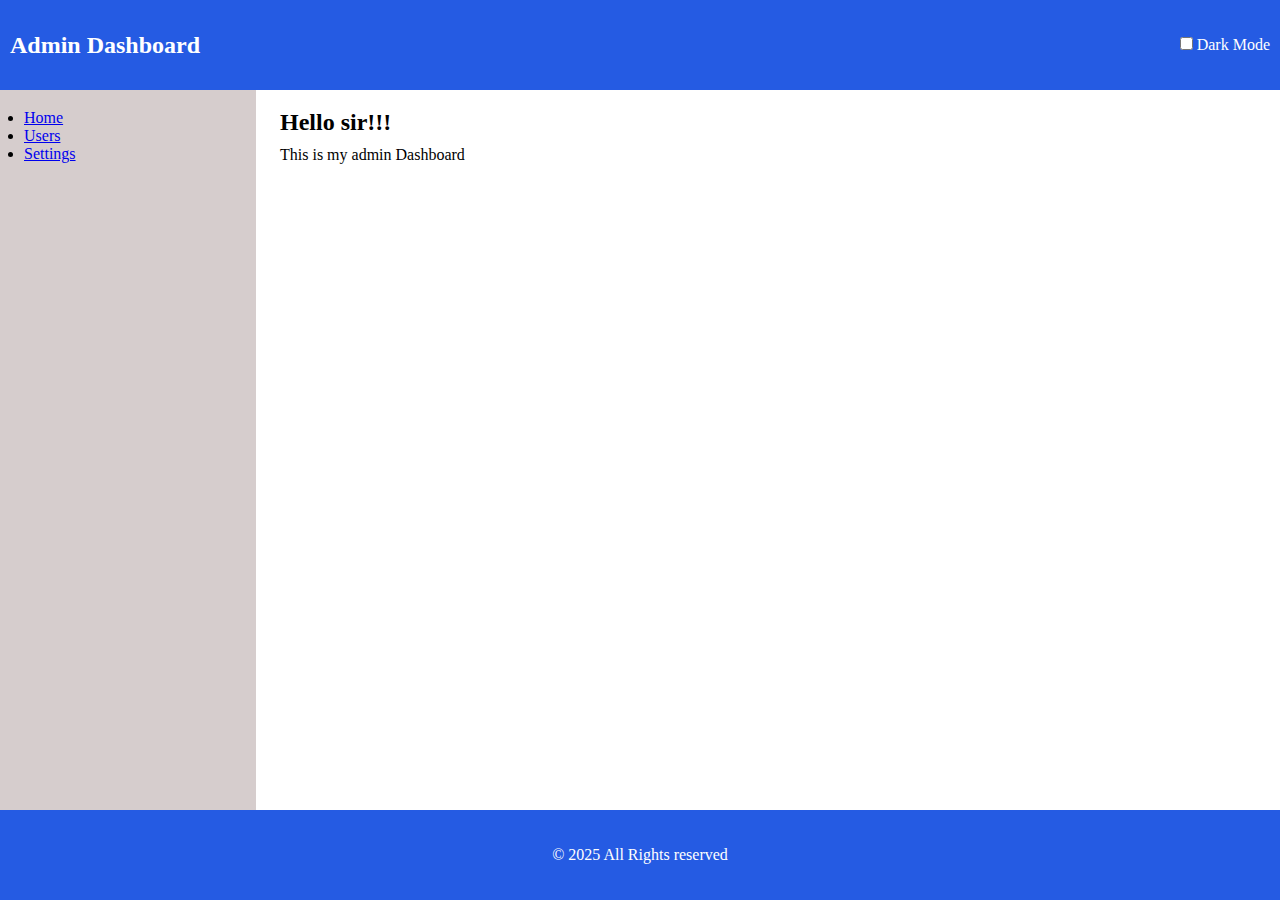
<file: Experiment2/index.html>
<!DOCTYPE html>
<html lang="en">
  <head>
    <meta charset="UTF-8" />
    <meta name="viewport" content="width=device-width, initial-scale=1.0" />
    <title>Admin Dashboard</title>
    <link rel="stylesheet" href="style.css" />
  </head>
  <body>
    <div class="container">
      <nav id="navbar">
        <h2>Admin Dashboard</h2>
        <div>
          <input type="checkbox" />
          <span>Dark Mode</span>
        </div>
      </nav>
      <aside id="sidebar">
        <ul>
          <li><a href="#">Home</a></li>
          <li><a href="#">Users</a></li>
          <li><a href="#">Settings</a></li>
        </ul>
      </aside>
      <main id="main">
        <h2>Hello sir!!!</h2>
        <p>This is my admin Dashboard</p>
      </main>
      <footer id="footer">&copy; 2025 All Rights reserved</footer>
    </div>
    <script src="index.js"></script>
  </body>
</html>
</file>
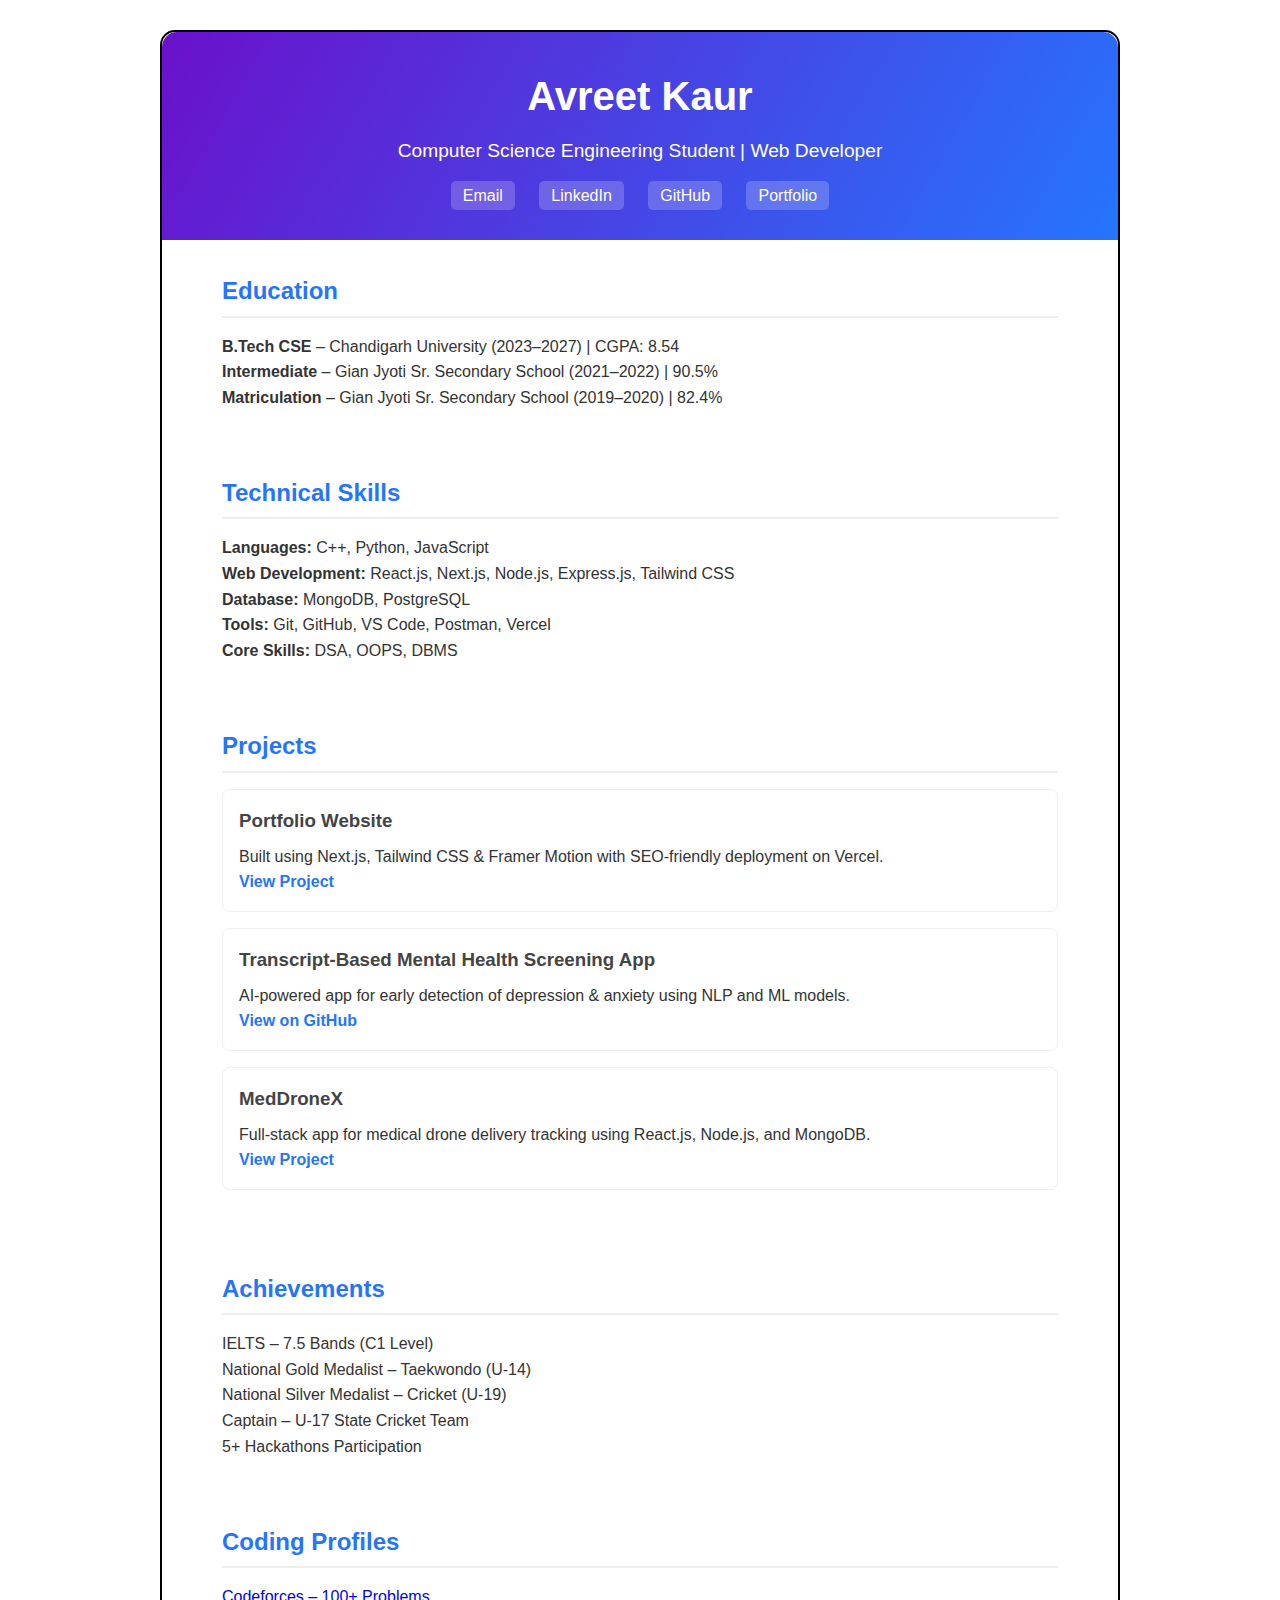
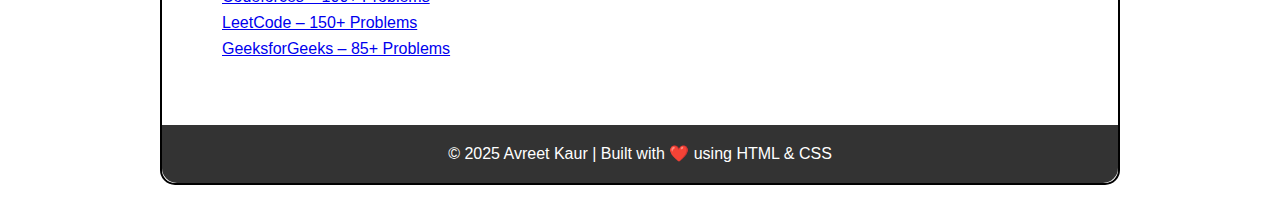
<file: Experiment1/main.html>
<!DOCTYPE html>
<html lang="en">
<head>
    <meta charset="UTF-8">
    <meta name="viewport" content="width=device-width, initial-scale=1.0">
    <title>Avreet Kaur | Portfolio</title>
    <link rel="stylesheet" href="style.css">
</head>
<body>
    <header class="hero">
        <h1>Avreet Kaur</h1>
        <p>Computer Science Engineering Student | Web Developer</p>
        <div class="links">
            <a href="mailto:avreetkaur084@gmail.com">Email</a>
            <a href="https://www.linkedin.com/in/avreet-kaur/" target="_blank">LinkedIn</a>
            <a href="https://github.com/avreetkaur84" target="_blank">GitHub</a>
            <a href="https://portfolio-lovat-omega-90.vercel.app/" target="_blank">Portfolio</a>
        </div>
    </header>

    <section class="education">
        <h2>Education</h2>
        <ul>
            <li><strong>B.Tech CSE</strong> – Chandigarh University (2023–2027) | CGPA: 8.54</li>
            <li><strong>Intermediate</strong> – Gian Jyoti Sr. Secondary School (2021–2022) | 90.5%</li>
            <li><strong>Matriculation</strong> – Gian Jyoti Sr. Secondary School (2019–2020) | 82.4%</li>
        </ul>
    </section>

    <section class="skills">
        <h2>Technical Skills</h2>
        <ul>
            <li><strong>Languages:</strong> C++, Python, JavaScript</li>
            <li><strong>Web Development:</strong> React.js, Next.js, Node.js, Express.js, Tailwind CSS</li>
            <li><strong>Database:</strong> MongoDB, PostgreSQL</li>
            <li><strong>Tools:</strong> Git, GitHub, VS Code, Postman, Vercel</li>
            <li><strong>Core Skills:</strong> DSA, OOPS, DBMS</li>
        </ul>
    </section>

    <section class="projects">
        <h2>Projects</h2>
        <div class="project">
            <h3>Portfolio Website</h3>
            <p>Built using Next.js, Tailwind CSS & Framer Motion with SEO-friendly deployment on Vercel.</p>
            <a href="https://portfolio-lovat-omega-90.vercel.app/" target="_blank">View Project</a>
        </div>
        <div class="project">
            <h3>Transcript-Based Mental Health Screening App</h3>
            <p>AI-powered app for early detection of depression & anxiety using NLP and ML models.</p>
            <a href="https://github.com/avreetkaur84/Depression-Anxiety-Model-1" target="_blank">View on GitHub</a>
        </div>
        <div class="project">
            <h3>MedDroneX</h3>
            <p>Full-stack app for medical drone delivery tracking using React.js, Node.js, and MongoDB.</p>
            <a href="https://med-dronex.vercel.app/" target="_blank">View Project</a>
        </div>
    </section>

    <section class="achievements">
        <h2>Achievements</h2>
        <ul>
            <li>IELTS – 7.5 Bands (C1 Level)</li>
            <li>National Gold Medalist – Taekwondo (U-14)</li>
            <li>National Silver Medalist – Cricket (U-19)</li>
            <li>Captain – U-17 State Cricket Team</li>
            <li>5+ Hackathons Participation</li>
        </ul>
    </section>

    <section class="coding">
        <h2>Coding Profiles</h2>
        <ul>
            <li><a href="https://codeforces.com/profile/avreet_kaur" target="_blank">Codeforces – 100+ Problems</a></li>
            <li><a href="https://leetcode.com/u/Avreet_Kaur/" target="_blank">LeetCode – 150+ Problems</a></li>
            <li><a href="https://www.geeksforgeeks.org/user/avreetkiw35/" target="_blank">GeeksforGeeks – 85+ Problems</a></li>
        </ul>
    </section>

    <footer>
        <p>© 2025 Avreet Kaur | Built with ❤️ using HTML & CSS</p>
    </footer>
</body>
</html>
</file>
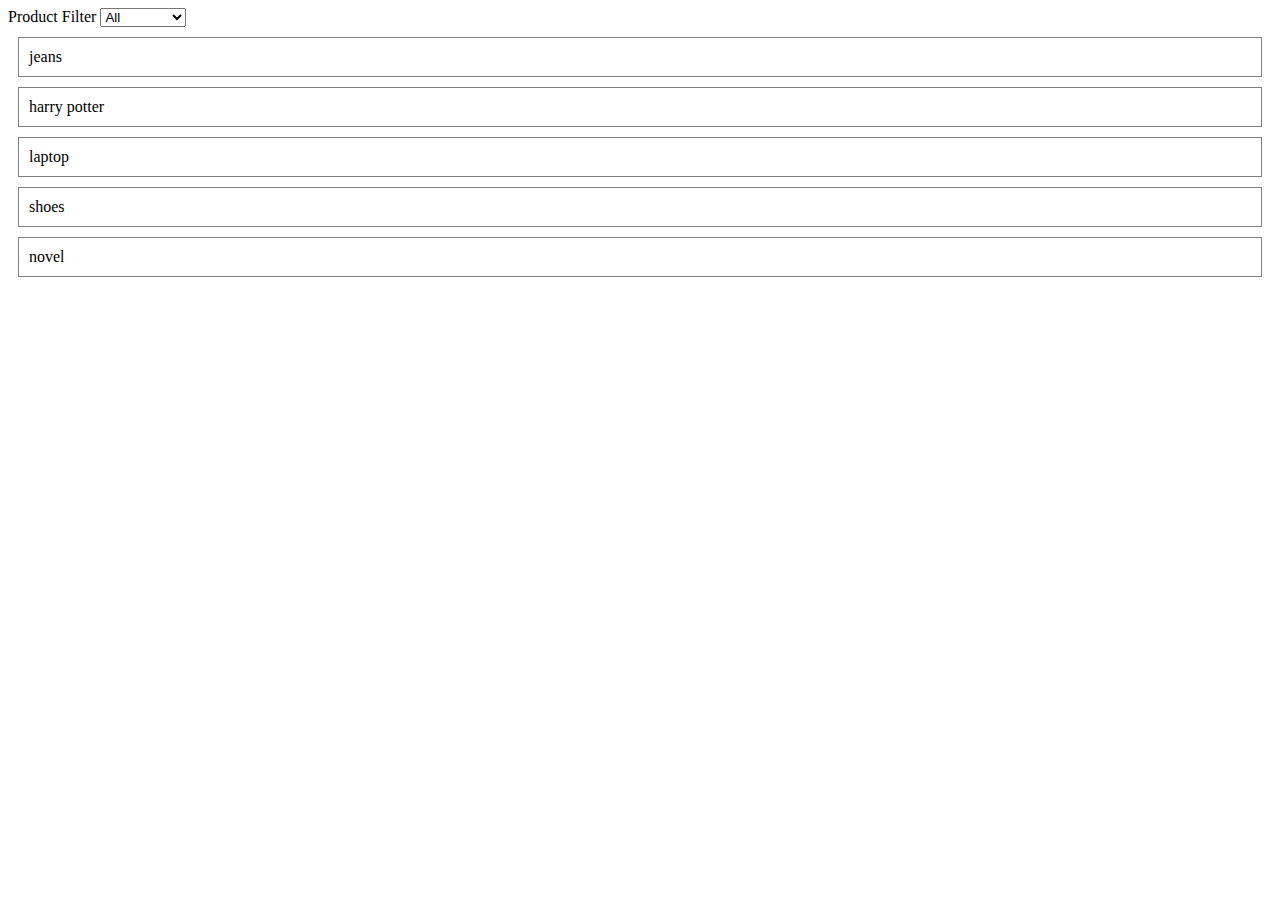
<file: Experiment3/23BCS12246_EXP2.html>
<!DOCTYPE html>
<html lang="en">
<head>
  <meta charset="UTF-8">
  <meta name="viewport" content="width=device-width, initial-scale=1.0">
  <title>Product list</title>
  <style>
    .product {
      padding: 10px;
      margin: 10px;
      border: 1px solid gray;
    }
    .product.electronics {
      border: 1px solid gray;
    }
    .product.clothing {
      border: 1px solid gray;;
    }
    .product.books {
      border: 1px solid gray;
    }
  </style>
</head>
<body>
  <label for="category">Product Filter</label>

  <select id="category">
    <option value ="all">All</option>
    <option value="electronics">electronics</option>
    <option value="clothing">clothing</option>  
    <option value="books">books</option>
  </select>
  <div id="products"></div>

  <script src="script.js"></script>
</body>
</html>
</file>
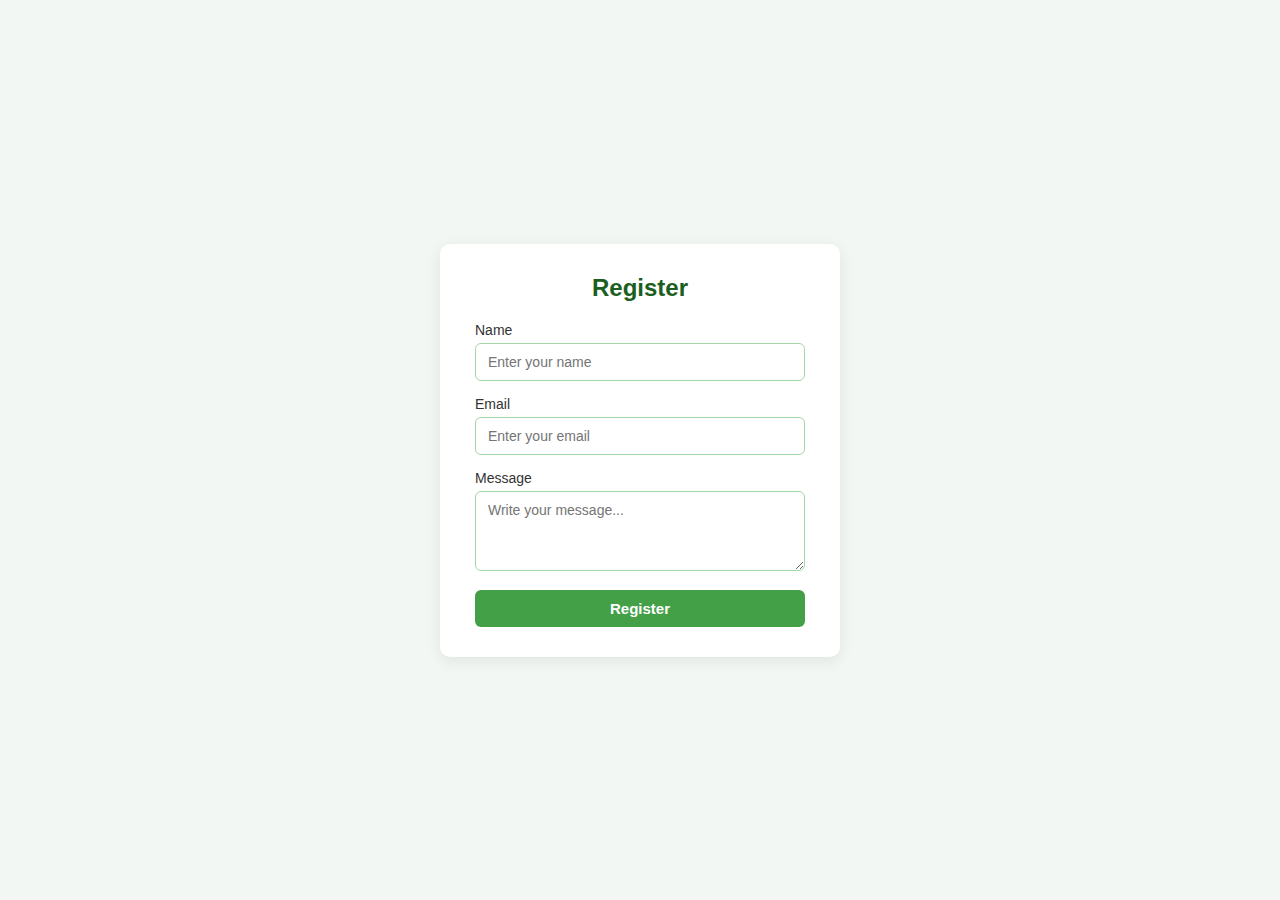
<file: Final_Practical/Question2.html>
<!DOCTYPE html>
<html lang="en">
<head>
  <meta charset="UTF-8" />
  <title>Registration Form</title>
  <style>
    * {
      box-sizing: border-box;
      margin: 0;
      padding: 0;
      font-family: Arial, Helvetica, sans-serif;
    }

    body {
      min-height: 100vh;
      display: flex;
      justify-content: center;
      align-items: center;
      background: #f3f7f3;
    }

    .form-container {
      background: #ffffff;
      padding: 30px 35px;
      border-radius: 10px;
      box-shadow: 0 4px 15px rgba(0, 0, 0, 0.08);
      width: 100%;
      max-width: 400px;
    }

    .form-container h2 {
      text-align: center;
      margin-bottom: 20px;
      color: #1b5e20; 
    }

    .form-group {
      margin-bottom: 15px;
    }

    .form-group label {
      display: block;
      margin-bottom: 5px;
      font-size: 14px;
      color: #333;
    }

    .form-group input,
    .form-group textarea {
      width: 100%;
      padding: 10px 12px;
      border-radius: 6px;
      border: 1px solid #a5d6a7; 
      font-size: 14px;
      outline: none;
      transition: border 0.2s ease, box-shadow 0.2s ease;
    }

    .form-group input:focus,
    .form-group textarea:focus {
      border-color: #388e3c;
      box-shadow: 0 0 0 2px rgba(56, 142, 60, 0.15);
    }

    .form-group textarea {
      resize: vertical;
      min-height: 80px;
      max-height: 200px;
    }

    .btn-submit {
      width: 100%;
      padding: 10px 12px;
      border-radius: 6px;
      border: none;
      font-size: 15px;
      font-weight: 600;
      cursor: pointer;
      background: #43a047; 
      color: #fff;
      transition: background 0.2s ease, transform 0.15s ease,
                  box-shadow 0.15s ease;
    }

    .btn-submit:hover {
      background: #2e7d32;
      box-shadow: 0 4px 10px rgba(46, 125, 50, 0.3);
      transform: translateY(-1px);
    }

    .btn-submit:active {
      transform: translateY(0);
      box-shadow: none;
    }
  </style>
</head>
<body>
  <div class="form-container">
    <h2>Register</h2>
    <form>
      <div class="form-group">
        <label for="name">Name</label>
        <input
          type="text"
          id="name"
          name="name"
          placeholder="Enter your name"
          required
        />
      </div>

      <div class="form-group">
        <label for="email">Email</label>
        <input
          type="email"
          id="email"
          name="email"
          placeholder="Enter your email"
          required
        />
      </div>

      <div class="form-group">
        <label for="message">Message</label>
        <textarea
          id="message"
          name="message"
          placeholder="Write your message..."
          required
        ></textarea>
      </div>

      <button type="submit" class="btn-submit">Register</button>
    </form>
  </div>
</body>
</html>
</file>
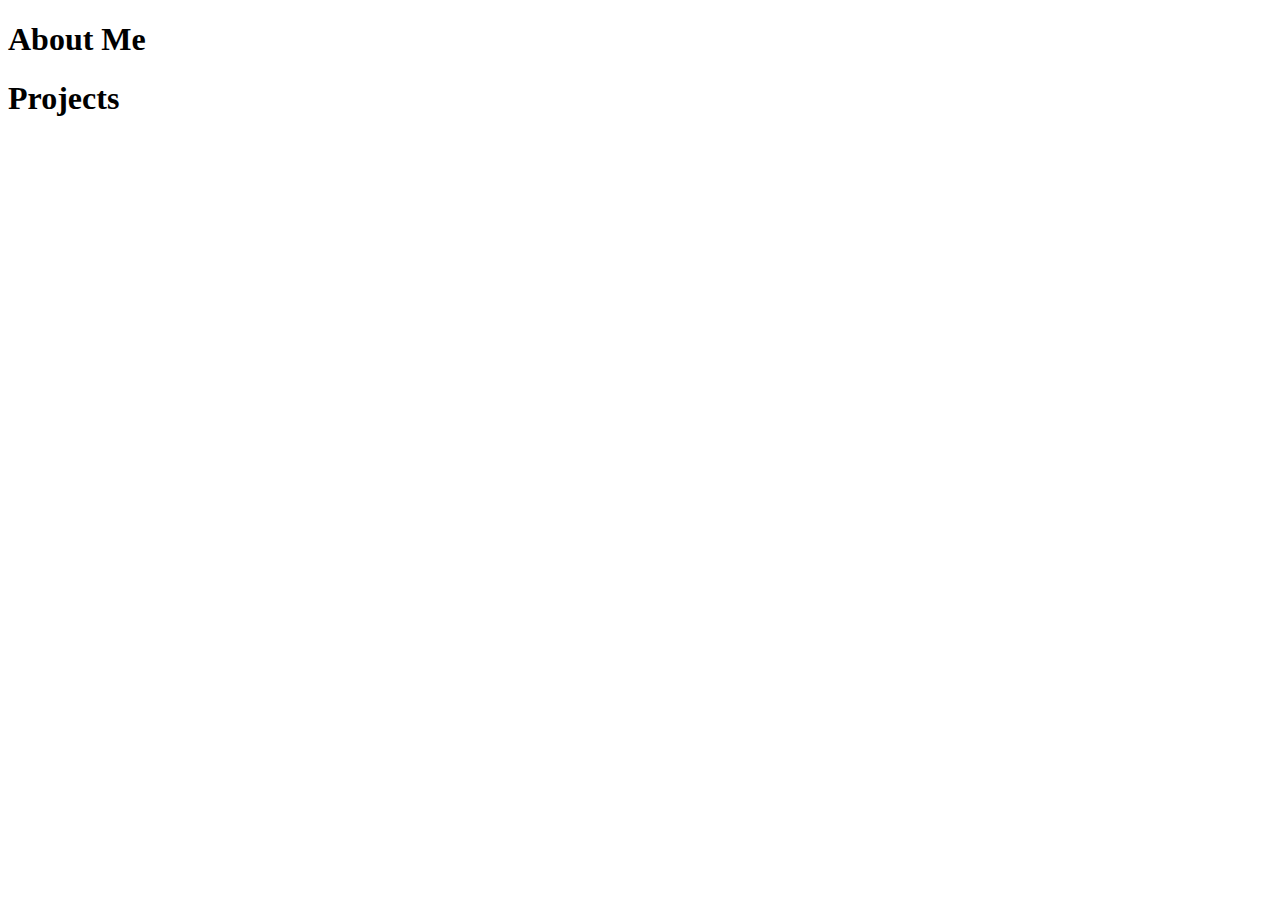
<file: Project/profile.html>
<!DOCTYPE html>
<html lang="en">
<head>
    <meta charset="UTF-8">
    <meta name="viewport" content="width=device-width, initial-scale=1.0">
    <title>Document</title>
</head>
<body>
    <h1>About Me</h1>
    <div>
        <h1>Projects</h1>
        
    </div>
    <div></div>
    <div></div>
    <div></div>
</body>
</html>
</file>
<file: Experiment2/style.css>
* {
  margin: 0;
  padding: 0;
  box-sizing: border-box;
}

/* dark mode with css variables with default white */
:root {
  --primary-color: white;
  --secondary-color: rgb(0, 0, 0);
  --navbar-color: rgb(37, 91, 227);
  --navbar-text-color: white;
  --sidebar-color: rgb(214, 205, 205);
}

.dark-mode {
  --primary-color: rgb(4, 55, 19);
  --secondary-color: white;
  --navbar-color: rgb(7, 38, 3);
  --navbar-text-color: white;
  --sidebar-color: rgb(7, 92, 42);
}

body {
  height: 100vh;
  width: 100%;
  background-color: var(--primary-color);
  color: var(--secondary-color);
}

.container {
  display: grid;
  grid-template-areas:
    "nav nav"
    "sidebar main"
    "footer footer";
  grid-template-columns: 1fr 4fr;
  grid-template-rows: 10% 1fr 10%;
  height: 100%;
  width: 100%;
}

#navbar {
  grid-area: nav;
  padding: 0 10px;
  display: flex;
  align-items: center;
  justify-content: space-between;
  background-color: var(--navbar-color);
  color: var(--navbar-text-color);
}
#sidebar {
  grid-area: sidebar;
  padding: 1.2em 1.5em;
  background-color: var(--sidebar-color);
}
#main {
  grid-area: main;
  padding: 1.2em 1.5em;
  display: flex;
  flex-direction: column;
  gap: 10px;
}
#footer {
  grid-area: footer;
  display: flex;
  align-items: center;
  justify-content: center;
  background-color: var(--navbar-color);
  color: var(--navbar-text-color);
}
</file>
<file: Experiment1/style.css>
* {
    margin: 0;
    padding: 0;
    box-sizing: border-box;
    font-family: 'Arial', sans-serif;    
}

body {
    background-color: white;
    color: #333;
    line-height: 1.6;
    border: 2px solid black;
    border-radius: 15px;
    width: 75%;
    margin: 30px auto;
}

header.hero {
    text-align: center;
    padding: 2rem;
    background: linear-gradient(120deg, #6a11cb, #2575fc);
    border: 2px;
    border-radius: 15px 15px 0 0;
    color: white;
}

header.hero h1 {
    font-size: 2.5rem;
    margin-bottom: 0.5rem;
}

header.hero p {
    font-size: 1.2rem;
    margin-bottom: 1rem;
}

header.hero .links a {
    margin: 0 10px;
    text-decoration: none;
    color: white;
    background: rgba(255, 255, 255, 0.2);
    padding: 6px 12px;
    border-radius: 5px;
    transition: background 0.3s;
}

header.hero .links a:hover {
    background: rgba(255, 255, 255, 0.4);
}

section {
    padding: 2rem;
    max-width: 900px;
    margin: auto;
}

section h2 {
    margin-bottom: 1rem;
    color: #2575fc;
    border-bottom: 2px solid #eee;
    padding-bottom: 0.3rem;
}

ul {
    list-style: none;
    margin-top: 0.5rem;
}

.projects .project {
    background: #fff;
    padding: 1rem;
    margin-bottom: 1rem;
    border: 1px solid #eee;
    border-radius: 8px;
    transition: transform 0.2s;
}

.projects .project:hover {
    transform: translateY(-5px);
}

.projects .project h3 {
    margin-bottom: 0.5rem;
    color: #444;
}

.projects .project a {
    text-decoration: none;
    color: #2575fc;
    font-weight: bold;
}

footer {
    text-align: center;
    padding: 1rem;
    margin-top: 2rem;
    background: #333;
    border-radius: 0 0 15px 15px;
    color: white;
}
</file>
